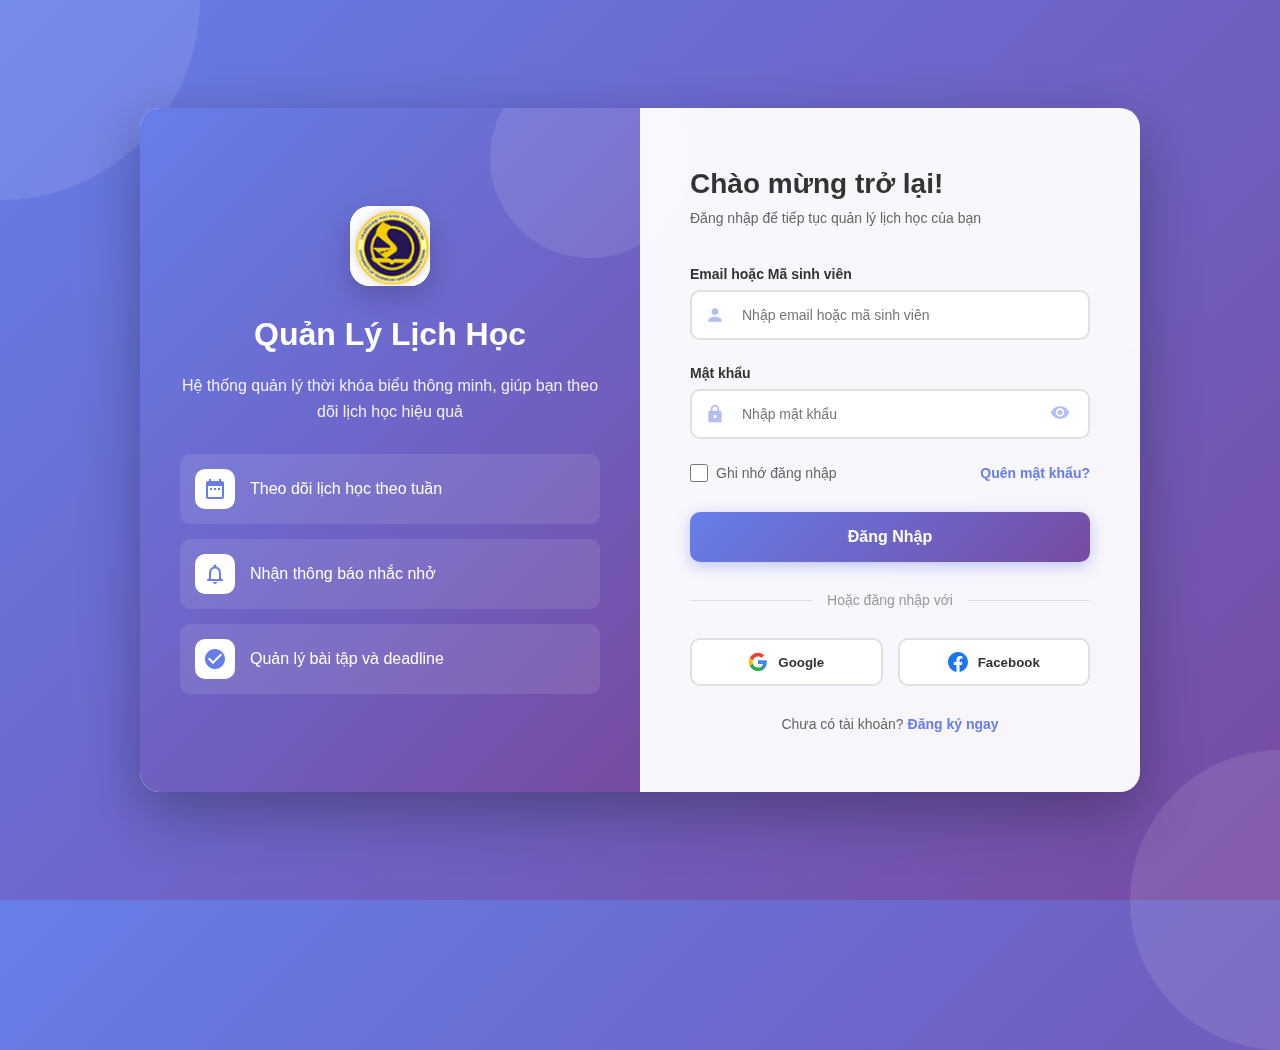
<file: index.html>
<!DOCTYPE html>
<html lang="vi">
<head>
  <meta charset="UTF-8">
  <meta name="viewport" content="width=device-width, initial-scale=1.0">
  <title>Đăng Nhập - Quản Lý Lịch Học</title>

  <link rel="stylesheet" href="css/dangnhap.css">
</head>
<body>
  <div class="login-container">
    <div class="login-left">
      <div class="logo">
        <img src="images/Screenshot 2025-10-18 003652.png" alt="Logo">
      </div>

      <h1>Quản Lý Lịch Học</h1>
      <p>Hệ thống quản lý thời khóa biểu thông minh, giúp bạn theo dõi lịch học hiệu quả</p>

      <div class="features">
        <div class="feature-item">
          <div class="feature-icon">
            <svg viewBox="0 0 24 24">
              <path d="M9 11H7v2h2v-2zm4 0h-2v2h2v-2zm4 0h-2v2h2v-2zm2-7h-1V2h-2v2H8V2H6v2H5c-1.11 0-1.99.9-1.99 2L3 20c0 1.1.89 2 2 2h14c1.1 0 2-.9 2-2V6c0-1.1-.9-2-2-2zm0 16H5V9h14v11z"/>
            </svg>
          </div>
          <span>Theo dõi lịch học theo tuần</span>
        </div>
        <div class="feature-item">
          <div class="feature-icon">
            <svg viewBox="0 0 24 24">
              <path d="M12 22c1.1 0 2-.9 2-2h-4c0 1.1.9 2 2 2zm6-6v-5c0-3.07-1.63-5.64-4.5-6.32V4c0-.83-.67-1.5-1.5-1.5s-1.5.67-1.5 1.5v.68C7.64 5.36 6 7.92 6 11v5l-2 2v1h16v-1l-2-2zm-2 1H8v-6c0-2.48 1.51-4.5 4-4.5s4 2.02 4 4.5v6z"/>
            </svg>
          </div>
          <span>Nhận thông báo nhắc nhở</span>
        </div>
        <div class="feature-item">
          <div class="feature-icon">
            <svg viewBox="0 0 24 24">
              <path d="M12 2C6.48 2 2 6.48 2 12s4.48 10 10 10 10-4.48 10-10S17.52 2 12 2zm-2 15l-5-5 1.41-1.41L10 14.17l7.59-7.59L19 8l-9 9z"/>
            </svg>
          </div>
          <span>Quản lý bài tập và deadline</span>
        </div>
      </div>
    </div>

    <div class="login-right">
      <div class="login-header">
        <h2>Chào mừng trở lại!</h2>
        <p>Đăng nhập để tiếp tục quản lý lịch học của bạn</p>
      </div>

      <form id="loginForm">
        <div class="form-group">
          <label for="email">Email hoặc Mã sinh viên</label>
          <div class="input-wrapper">
            <div class="input-icon">
              <svg viewBox="0 0 24 24">
                <path d="M12 12c2.21 0 4-1.79 4-4s-1.79-4-4-4-4 1.79-4 4 1.79 4 4 4zm0 2c-2.67 0-8 1.34-8 4v2h16v-2c0-2.66-5.33-4-8-4z"/>
              </svg>
            </div>
            <input type="text" id="email" placeholder="Nhập email hoặc mã sinh viên" required>
          </div>
        </div>

        <div class="form-group">
          <label for="password">Mật khẩu</label>
          <div class="input-wrapper">
            <div class="input-icon">
              <svg viewBox="0 0 24 24">
                <path d="M18 8h-1V6c0-2.76-2.24-5-5-5S7 3.24 7 6v2H6c-1.1 0-2 .9-2 2v10c0 1.1.9 2 2 2h12c1.1 0 2-.9 2-2V10c0-1.1-.9-2-2-2zm-6 9c-1.1 0-2-.9-2-2s.9-2 2-2 2 .9 2 2-.9 2-2 2zm3.1-9H8.9V6c0-1.71 1.39-3.1 3.1-3.1 1.71 0 3.1 1.39 3.1 3.1v2z"/>
              </svg>
            </div>
            <input type="password" id="password" placeholder="Nhập mật khẩu" required>
            <button type="button" class="password-toggle" onclick="togglePassword()">
              <svg id="eyeIcon" viewBox="0 0 24 24">
                <path d="M12 4.5C7 4.5 2.73 7.61 1 12c1.73 4.39 6 7.5 11 7.5s9.27-3.11 11-7.5c-1.73-4.39-6-7.5-11-7.5zM12 17c-2.76 0-5-2.24-5-5s2.24-5 5-5 5 2.24 5 5-2.24 5-5 5zm0-8c-1.66 0-3 1.34-3 3s1.34 3 3 3 3-1.34 3-3-1.34-3-3-3z"/>
              </svg>
            </button>
          </div>
        </div>

        <div class="form-options">
          <div class="remember-me">
            <input type="checkbox" id="remember">
            <label for="remember">Ghi nhớ đăng nhập</label>
          </div>
          <a href="quenmk.html" target="_self" class="forgot-password">Quên mật khẩu?</a>
        </div>

        <button type="submit" class="login-button">Đăng Nhập</button>

        <div class="divider">Hoặc đăng nhập với</div>

        <div class="social-login">
                    <button type="button" class="social-button">
                        <svg viewBox="0 0 24 24">
                            <path fill="#4285F4" d="M22.56 12.25c0-.78-.07-1.53-.2-2.25H12v4.26h5.92c-.26 1.37-1.04 2.53-2.21 3.31v2.77h3.57c2.08-1.92 3.28-4.74 3.28-8.09z"/>
                            <path fill="#34A853" d="M12 23c2.97 0 5.46-.98 7.28-2.66l-3.57-2.77c-.98.66-2.23 1.06-3.71 1.06-2.86 0-5.29-1.93-6.16-4.53H2.18v2.84C3.99 20.53 7.7 23 12 23z"/>
                            <path fill="#FBBC05" d="M5.84 14.09c-.22-.66-.35-1.36-.35-2.09s.13-1.43.35-2.09V7.07H2.18C1.43 8.55 1 10.22 1 12s.43 3.45 1.18 4.93l2.85-2.22.81-.62z"/>
                            <path fill="#EA4335" d="M12 5.38c1.62 0 3.06.56 4.21 1.64l3.15-3.15C17.45 2.09 14.97 1 12 1 7.7 1 3.99 3.47 2.18 7.07l3.66 2.84c.87-2.6 3.3-4.53 6.16-4.53z"/>
                        </svg>
                        Google
                    </button>
                    <button type="button" class="social-button">
                        <svg viewBox="0 0 24 24">
                            <path fill="#1877F2" d="M24 12.073c0-6.627-5.373-12-12-12s-12 5.373-12 12c0 5.99 4.388 10.954 10.125 11.854v-8.385H7.078v-3.47h3.047V9.43c0-3.007 1.792-4.669 4.533-4.669 1.312 0 2.686.235 2.686.235v2.953H15.83c-1.491 0-1.956.925-1.956 1.874v2.25h3.328l-.532 3.47h-2.796v8.385C19.612 23.027 24 18.062 24 12.073z"/>
                        </svg>
                        Facebook
                    </button>
                </div>

        <div class="signup-link">
          Chưa có tài khoản? <a href="dangki.html" target="_self">Đăng ký ngay</a>
        </div>
      </form>
    </div>
  </div>

  <!-- Liên kết file JS -->
  <script src="java/dangnhap.js"></script>
</body>
</html>
</file>
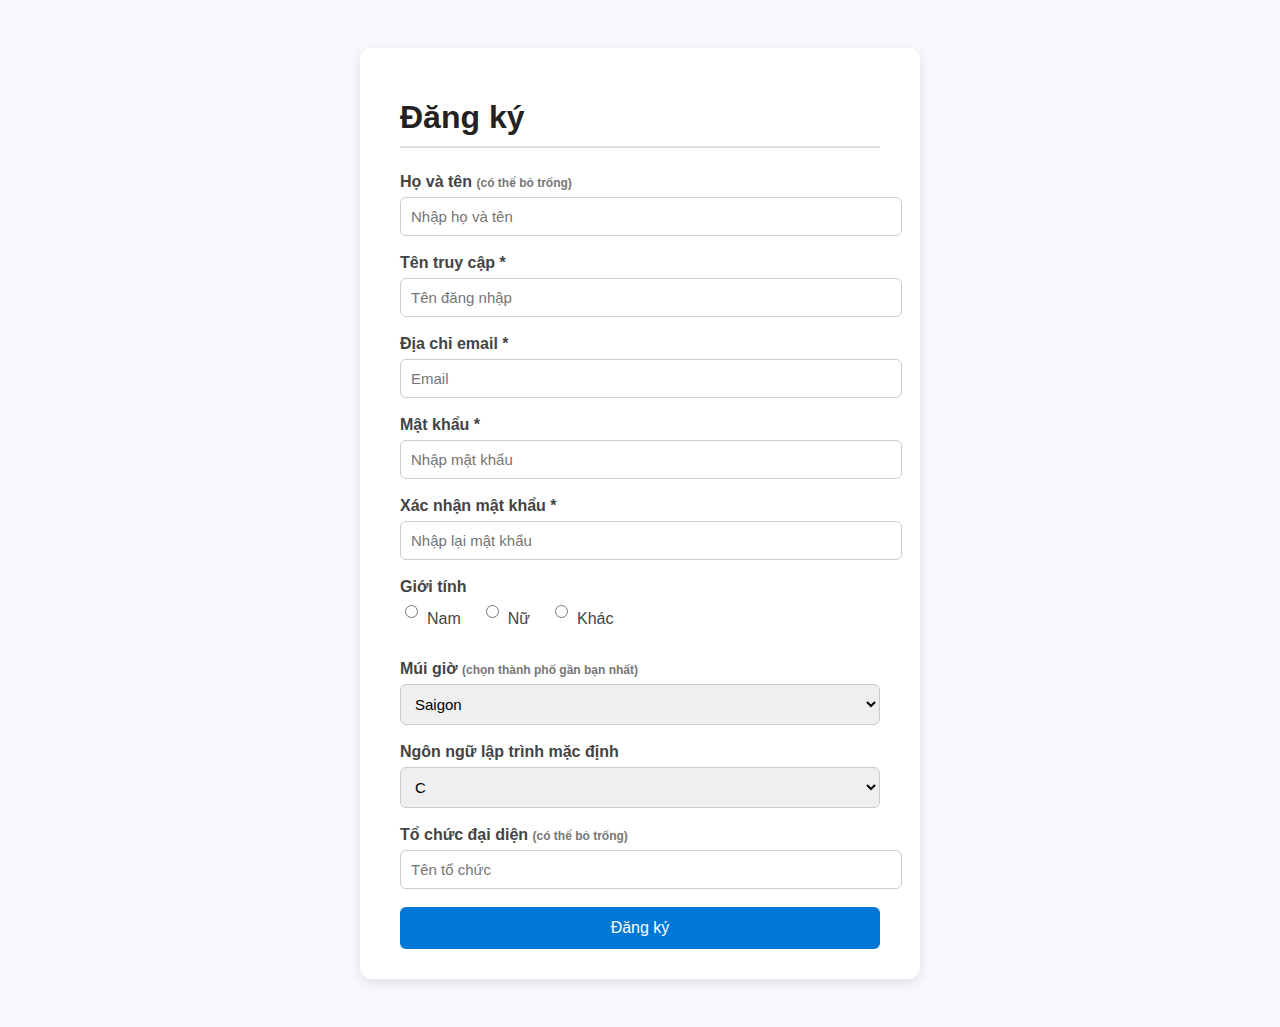
<file: dangki.html>
<!DOCTYPE html>
<html lang="vi">
<head>
  <meta charset="UTF-8">
  <meta name="viewport" content="width=device-width, initial-scale=1.0">
  <title>Đăng ký</title>
  <style>
    body {
      font-family: "Segoe UI", sans-serif;
      background-color: #f7f9fc;
      display: flex;
      justify-content: center;
      align-items: flex-start;
      padding: 40px 0;
      color: #333;
    }

    .form-container {
      width: 480px;
      background: #fff;
      padding: 30px 40px;
      border-radius: 12px;
      box-shadow: 0 4px 12px rgba(0,0,0,0.1);
    }

    h1 {
      text-align: left;
      color: #222;
      border-bottom: 2px solid #e0e0e0;
      padding-bottom: 10px;
      margin-bottom: 25px;
    }

    label {
      display: block;
      margin-bottom: 6px;
      font-weight: 600;
      color: #444;
    }

    input, select {
      width: 100%;
      padding: 10px;
      margin-bottom: 18px;
      border: 1px solid #ccc;
      border-radius: 6px;
      font-size: 15px;
      transition: border 0.2s ease;
    }

    input:focus, select:focus {
      border-color: #0078d7;
      outline: none;
    }

    .gender-group {
      display: flex;
      align-items: center;
      gap: 20px;
      margin-bottom: 18px;
    }

    .gender-group label {
      font-weight: 500;
      display: flex;
      align-items: center;
      gap: 6px;
      cursor: pointer;
    }

    .btn-submit {
      width: 100%;
      background-color: #0078d7;
      color: white;
      border: none;
      padding: 12px;
      font-size: 16px;
      border-radius: 6px;
      cursor: pointer;
      transition: background 0.3s ease;
    }

    .btn-submit:hover {
      background-color: #005ea3;
    }

    small {
      color: #777;
      font-size: 12px;
    }

    .alert {
      padding: 10px;
      background-color: #f0f8ff;
      color: #0078d7;
      border: 1px solid #b3daff;
      border-radius: 5px;
      margin-bottom: 15px;
      display: none;
    }

    .error {
      color: #d32f2f;
      font-size: 13px;
      margin-top: -10px;
      margin-bottom: 10px;
    }
  </style>
</head>
<body>
  <div class="form-container">
    <h1>Đăng ký</h1>

    <div class="alert" id="alertBox"></div>

    <form id="registerForm">
      <label>Họ và tên <small>(có thể bỏ trống)</small></label>
      <input type="text" id="fullname" placeholder="Nhập họ và tên">

      <label>Tên truy cập *</label>
      <input type="text" id="username" placeholder="Tên đăng nhập" required>

      <label>Địa chỉ email *</label>
      <input type="email" id="email" placeholder="Email" required>

      <label>Mật khẩu *</label>
      <input type="password" id="password" placeholder="Nhập mật khẩu" required>

      <label>Xác nhận mật khẩu *</label>
      <input type="password" id="confirmPassword" placeholder="Nhập lại mật khẩu" required>
      <div id="passwordError" class="error"></div>

      <label>Giới tính</label>
      <div class="gender-group">
        <label><input type="radio" name="gender" value="Nam"> Nam</label>
        <label><input type="radio" name="gender" value="Nữ"> Nữ</label>
        <label><input type="radio" name="gender" value="Khác"> Khác</label>
      </div>

      <label>Múi giờ <small>(chọn thành phố gần bạn nhất)</small></label>
      <select id="timezone">
        <option>Saigon</option>
        <option>Hanoi</option>
        <option>Tokyo</option>
        <option>Bangkok</option>
      </select>

      <label>Ngôn ngữ lập trình mặc định</label>
      <select id="language">
        <option value="c">C</option>
        <option value="cpp">C++</option>
        <option value="java">Java</option>
        <option value="python">Python</option>
        <option value="javascript">JavaScript</option>
      </select>

      <label>Tổ chức đại diện <small>(có thể bỏ trống)</small></label>
      <input type="text" id="organization" placeholder="Tên tổ chức">

      <button type="submit" class="btn-submit">Đăng ký</button>
    </form>
  </div>
  <script src="java/dangki.js"></script>
</body>
</html>
</file>
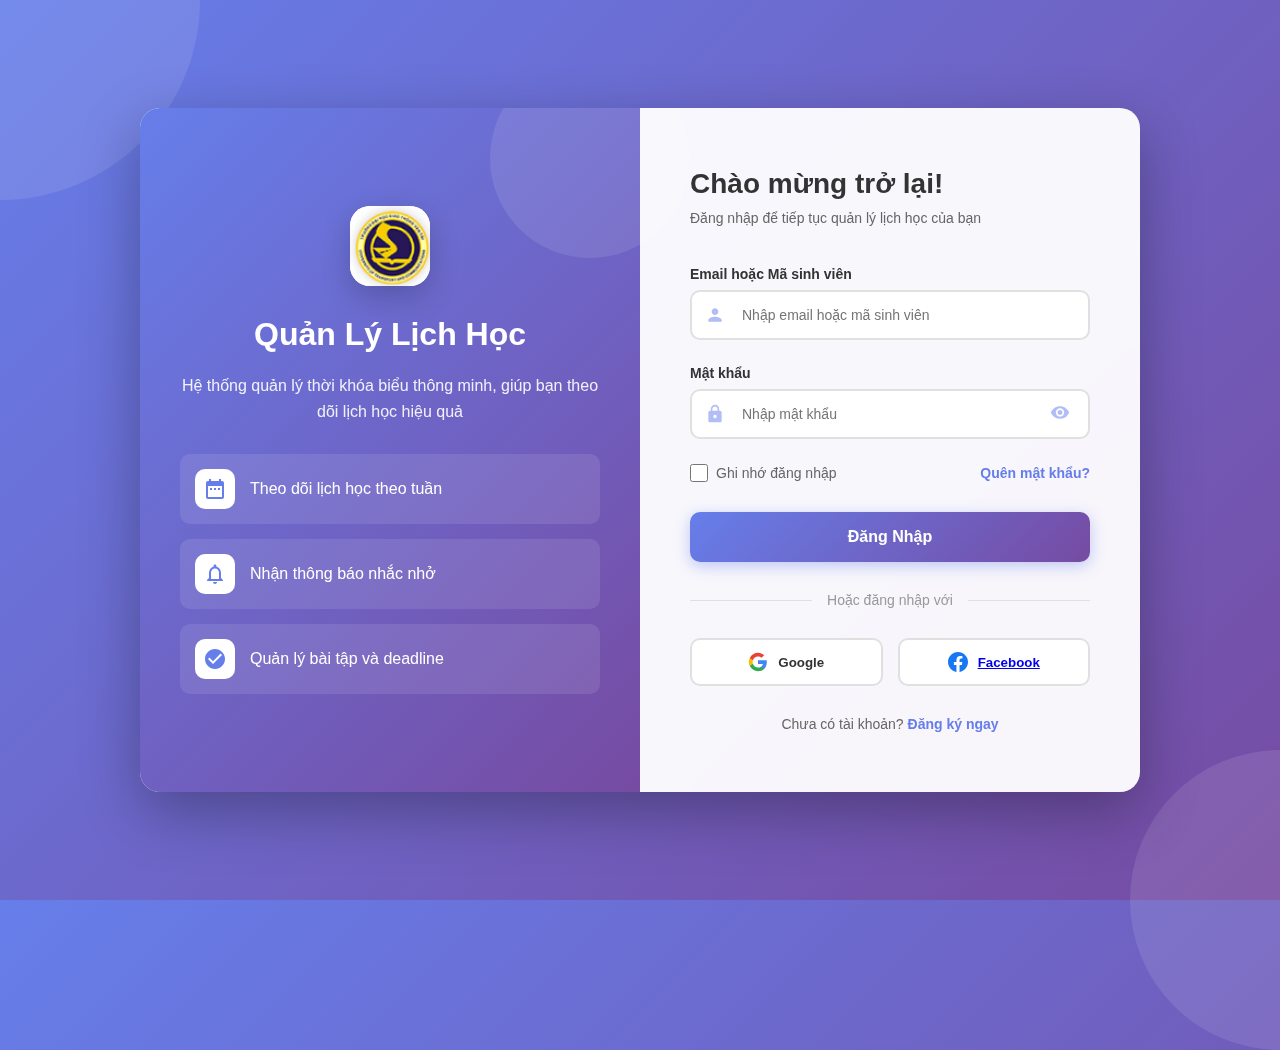
<file: dangnhap.html>
<!DOCTYPE html>
<html lang="vi">

<head>
  <meta charset="UTF-8">
  <meta name="viewport" content="width=device-width, initial-scale=1.0">
  <title>Đăng Nhập - Quản Lý Lịch Học</title>

  <link rel="stylesheet" href="css/dangnhap.css">
</head>

<body>
  <div class="login-container">
    <div class="login-left">
      <div class="logo">
        <img src="images/Screenshot 2025-10-18 003652.png" alt="Logo">
      </div>

      <h1>Quản Lý Lịch Học</h1>
      <p>Hệ thống quản lý thời khóa biểu thông minh, giúp bạn theo dõi lịch học hiệu quả</p>

      <div class="features">
        <div class="feature-item">
          <div class="feature-icon">
            <svg viewBox="0 0 24 24">
              <path
                d="M9 11H7v2h2v-2zm4 0h-2v2h2v-2zm4 0h-2v2h2v-2zm2-7h-1V2h-2v2H8V2H6v2H5c-1.11 0-1.99.9-1.99 2L3 20c0 1.1.89 2 2 2h14c1.1 0 2-.9 2-2V6c0-1.1-.9-2-2-2zm0 16H5V9h14v11z" />
            </svg>
          </div>
          <span>Theo dõi lịch học theo tuần</span>
        </div>
        <div class="feature-item">
          <div class="feature-icon">
            <svg viewBox="0 0 24 24">
              <path
                d="M12 22c1.1 0 2-.9 2-2h-4c0 1.1.9 2 2 2zm6-6v-5c0-3.07-1.63-5.64-4.5-6.32V4c0-.83-.67-1.5-1.5-1.5s-1.5.67-1.5 1.5v.68C7.64 5.36 6 7.92 6 11v5l-2 2v1h16v-1l-2-2zm-2 1H8v-6c0-2.48 1.51-4.5 4-4.5s4 2.02 4 4.5v6z" />
            </svg>
          </div>
          <span>Nhận thông báo nhắc nhở</span>
        </div>
        <div class="feature-item">
          <div class="feature-icon">
            <svg viewBox="0 0 24 24">
              <path
                d="M12 2C6.48 2 2 6.48 2 12s4.48 10 10 10 10-4.48 10-10S17.52 2 12 2zm-2 15l-5-5 1.41-1.41L10 14.17l7.59-7.59L19 8l-9 9z" />
            </svg>
          </div>
          <span>Quản lý bài tập và deadline</span>
        </div>
      </div>
    </div>

    <div class="login-right">
      <div class="login-header">
        <h2>Chào mừng trở lại!</h2>
        <p>Đăng nhập để tiếp tục quản lý lịch học của bạn</p>
      </div>

      <form id="loginForm">
        <div class="form-group">
          <label for="email">Email hoặc Mã sinh viên</label>
          <div class="input-wrapper">
            <div class="input-icon">
              <svg viewBox="0 0 24 24">
                <path
                  d="M12 12c2.21 0 4-1.79 4-4s-1.79-4-4-4-4 1.79-4 4 1.79 4 4 4zm0 2c-2.67 0-8 1.34-8 4v2h16v-2c0-2.66-5.33-4-8-4z" />
              </svg>
            </div>
            <input type="text" id="email" placeholder="Nhập email hoặc mã sinh viên" required>
          </div>
        </div>

        <div class="form-group">
          <label for="password">Mật khẩu</label>
          <div class="input-wrapper">
            <div class="input-icon">
              <svg viewBox="0 0 24 24">
                <path
                  d="M18 8h-1V6c0-2.76-2.24-5-5-5S7 3.24 7 6v2H6c-1.1 0-2 .9-2 2v10c0 1.1.9 2 2 2h12c1.1 0 2-.9 2-2V10c0-1.1-.9-2-2-2zm-6 9c-1.1 0-2-.9-2-2s.9-2 2-2 2 .9 2 2-.9 2-2 2zm3.1-9H8.9V6c0-1.71 1.39-3.1 3.1-3.1 1.71 0 3.1 1.39 3.1 3.1v2z" />
              </svg>
            </div>
            <input type="password" id="password" placeholder="Nhập mật khẩu" required>
            <button type="button" class="password-toggle" onclick="togglePassword()">
              <svg id="eyeIcon" viewBox="0 0 24 24">
                <path
                  d="M12 4.5C7 4.5 2.73 7.61 1 12c1.73 4.39 6 7.5 11 7.5s9.27-3.11 11-7.5c-1.73-4.39-6-7.5-11-7.5zM12 17c-2.76 0-5-2.24-5-5s2.24-5 5-5 5 2.24 5 5-2.24 5-5 5zm0-8c-1.66 0-3 1.34-3 3s1.34 3 3 3 3-1.34 3-3-1.34-3-3-3z" />
              </svg>
            </button>
          </div>
        </div>

        <div class="form-options">
          <div class="remember-me">
            <input type="checkbox" id="remember">
            <label for="remember">Ghi nhớ đăng nhập</label>
          </div>
          <a href="quenmk.html" target="_self" class="forgot-password">Quên mật khẩu?</a>
        </div>

        <button type="submit" class="login-button">Đăng Nhập</button>

        <div class="divider">Hoặc đăng nhập với</div>

        <div class="social-login">
          <button type="button" class="social-button">
            <svg viewBox="0 0 24 24">
              <path fill="#4285F4"
                d="M22.56 12.25c0-.78-.07-1.53-.2-2.25H12v4.26h5.92c-.26 1.37-1.04 2.53-2.21 3.31v2.77h3.57c2.08-1.92 3.28-4.74 3.28-8.09z" />
              <path fill="#34A853"
                d="M12 23c2.97 0 5.46-.98 7.28-2.66l-3.57-2.77c-.98.66-2.23 1.06-3.71 1.06-2.86 0-5.29-1.93-6.16-4.53H2.18v2.84C3.99 20.53 7.7 23 12 23z" />
              <path fill="#FBBC05"
                d="M5.84 14.09c-.22-.66-.35-1.36-.35-2.09s.13-1.43.35-2.09V7.07H2.18C1.43 8.55 1 10.22 1 12s.43 3.45 1.18 4.93l2.85-2.22.81-.62z" />
              <path fill="#EA4335"
                d="M12 5.38c1.62 0 3.06.56 4.21 1.64l3.15-3.15C17.45 2.09 14.97 1 12 1 7.7 1 3.99 3.47 2.18 7.07l3.66 2.84c.87-2.6 3.3-4.53 6.16-4.53z" />
            </svg>
                 Google
          </button>
          <button type="button" class="social-button">
            <svg viewBox="0 0 24 24">
              <path fill="#1877F2"
                d="M24 12.073c0-6.627-5.373-12-12-12s-12 5.373-12 12c0 5.99 4.388 10.954 10.125 11.854v-8.385H7.078v-3.47h3.047V9.43c0-3.007 1.792-4.669 4.533-4.669 1.312 0 2.686.235 2.686.235v2.953H15.83c-1.491 0-1.956.925-1.956 1.874v2.25h3.328l-.532 3.47h-2.796v8.385C19.612 23.027 24 18.062 24 12.073z" />
            </svg>
            <a href="https://www.facebook.com/?locale=vi_VN" target="_blank">Facebook</a>
          </button>
        </div>

        <div class="signup-link">
          Chưa có tài khoản? <a href="dangki.html" target="_self">Đăng ký ngay</a>
        </div>
      </form>
    </div>
  </div>

  <!-- Liên kết file JS -->
  <script src="java/dangnhap.js"></script>
</body>

</html>
</file>
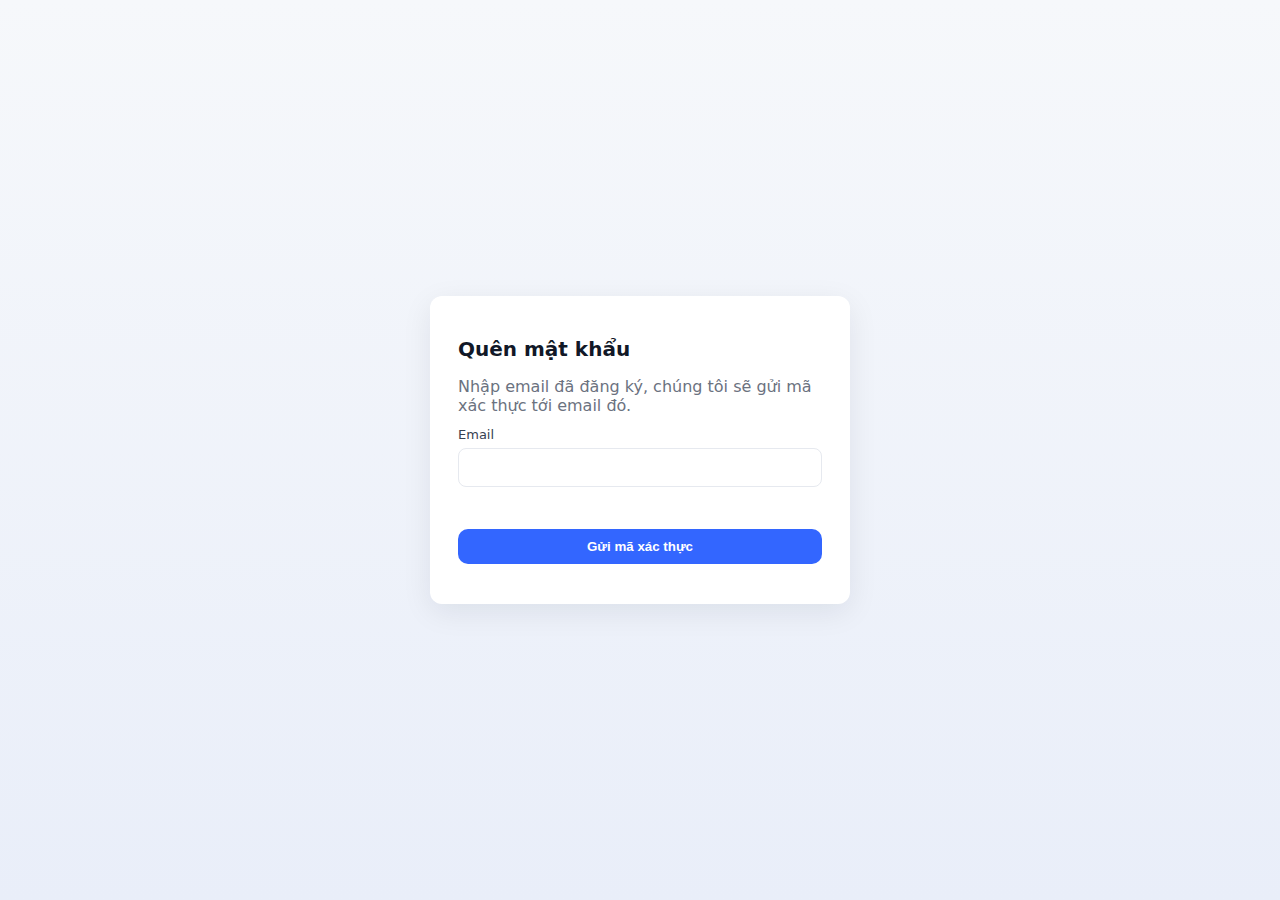
<file: quenmk.html>
<!DOCTYPE html>
<html lang="vi">
<head>
  <meta charset="utf-8" />
  <meta name="viewport" content="width=device-width,initial-scale=1" />
  <title>Quên mật khẩu</title>
  <link rel="stylesheet" href="css/quenmk.css" />
</head>
<body>
  <main class="container">
    <div class="card" role="region" aria-labelledby="title">
      <h1 id="title">Quên mật khẩu</h1>

      <section id="step-email" class="step active" aria-hidden="false">
        <p class="hint">Nhập email đã đăng ký, chúng tôi sẽ gửi mã xác thực tới email đó.</p>
        <form id="emailForm" novalidate>
          <label for="email">Email</label>
          <input type="email" id="email" name="email" required autocomplete="email" />
          <div class="error" id="emailError" aria-live="polite"></div>

          <button type="submit" class="btn">Gửi mã xác thực</button>
        </form>
      </section>

      <section id="step-reset" class="step" aria-hidden="true">
        <p class="hint">Nhập mã xác thực bạn vừa nhận được và đặt mật khẩu mới.</p>
        <form id="resetForm" novalidate>
          <label for="code">Mã xác thực</label>
          <input type="text" id="code" name="code" inputmode="numeric" maxlength="8" required />
          <div class="error" id="codeError" aria-live="polite"></div>

          <label for="password">Mật khẩu mới</label>
          <input type="password" id="password" name="password" required autocomplete="new-password" />
          <div class="pwd-help">Ít nhất 8 ký tự, có chữ hoa, chữ thường và số.</div>
          <div class="error" id="passwordError" aria-live="polite"></div>

          <label for="confirm">Xác nhận mật khẩu</label>
          <input type="password" id="confirm" name="confirm" required autocomplete="new-password" />
          <div class="error" id="confirmError" aria-live="polite"></div>

          <button type="submit" class="btn">Đặt lại mật khẩu</button>
        </form>
        <button id="backToEmail" class="link-btn">Quay lại</button>
      </section>

      <section id="step-done" class="step" aria-hidden="true">
        <h2 id="doneTitle">Hoàn tất</h2>
        <p>Bạn đã đặt lại mật khẩu thành công. <a href="/login">Đăng nhập ngay</a></p>
      </section>

      <div id="globalMsg" aria-live="polite" class="global-msg"></div>
    </div>
  </main>

  <script src="java/quenmk.js"></script>
</body>
</html>
</file>
<file: css/quenmk.css>
:root{
  --bg:#f6f8fb;
  --card:#ffffff;
  --accent:#3366ff;
  --muted:#6b7280;
  --danger:#e02424;
  --radius:12px;
  font-family: Inter, "Segoe UI", Roboto, system-ui, -apple-system, "Helvetica Neue", Arial;
}

*{box-sizing:border-box}
html,body{height:100%}
body{
  margin:0;
  background: linear-gradient(180deg,var(--bg),#e9eef9);
  display:flex;
  align-items:center;
  justify-content:center;
  padding:24px;
  color:#111827;
}

.container{width:100%;max-width:420px}
.card{
  background:var(--card);
  border-radius:var(--radius);
  padding:28px;
  box-shadow: 0 8px 30px rgba(16,24,40,0.08);
}

h1{font-size:20px;margin-bottom:8px}
h2{font-size:18px;margin-bottom:6px}
.hint{color:var(--muted);margin-bottom:12px}

label{
  display:block;
  margin-top:12px;
  font-size:13px;
  color:#374151;
}
input[type="email"],
input[type="text"],
input[type="password"]{
  width:100%;
  padding:10px 12px;
  margin-top:6px;
  border:1px solid #e6e9ef;
  border-radius:8px;
  font-size:15px;
  outline:none;
}
input:focus{
  box-shadow: 0 0 0 4px rgba(51,102,255,0.08);
  border-color:var(--accent);
}

.pwd-help{font-size:12px;color:var(--muted);margin-top:6px}
.error{color:var(--danger);font-size:13px;min-height:18px;margin-top:6px}

.btn{
  display:inline-block;
  background:var(--accent);
  color:#fff;
  border:none;
  padding:10px 14px;
  border-radius:10px;
  margin-top:18px;
  font-weight:600;
  cursor:pointer;
  width:100%;
}
.btn:disabled{opacity:0.6;cursor:not-allowed}

.link-btn{
  margin-top:10px;
  background:none;
  border:none;
  color:var(--accent);
  cursor:pointer;
  font-size:14px;
  padding:8px 0;
}

.step{display:none}
.step.active{display:block}

.global-msg{margin-top:12px;font-size:14px;color:var(--muted)}
@media (max-width:420px){
  .card{padding:20px}
}
</file>
<file: css/dangnhap.css>
/* ==== RESET VÀ CÀI ĐẶT CƠ BẢN ==== */
* {
  margin: 0;
  padding: 0;
  box-sizing: border-box;
}

body {
  font-family: 'Segoe UI', Tahoma, Geneva, Verdana, sans-serif;
  background: linear-gradient(135deg, #667eea 0%, #764ba2 100%);
  min-height: 100vh;
  display: flex;
  justify-content: center;
  align-items: center;
  padding: 20px;
  position: relative;
  overflow: hidden;
}

/* Hiệu ứng nền động */
body::before,
body::after {
  content: '';
  position: absolute;
  border-radius: 50%;
  background: rgba(255, 255, 255, 0.1);
  animation: float 6s ease-in-out infinite;
}

body::before {
  width: 400px;
  height: 400px;
  top: -200px;
  left: -200px;
}

body::after {
  width: 300px;
  height: 300px;
  bottom: -150px;
  right: -150px;
  animation-duration: 8s;
}

@keyframes float {
  0%, 100% { transform: translateY(0px); }
  50% { transform: translateY(20px); }
}

/* ==== CONTAINER CHÍNH ==== */
.login-container {
  background: rgba(255, 255, 255, 0.95);
  backdrop-filter: blur(10px);
  border-radius: 20px;
  box-shadow: 0 20px 60px rgba(0, 0, 0, 0.3);
  overflow: hidden;
  max-width: 1000px;
  width: 100%;
  display: grid;
  grid-template-columns: 1fr 1fr;
  position: relative;
  z-index: 1;
  animation: slideIn 0.5s ease-out;
}

@keyframes slideIn {
  from { opacity: 0; transform: translateY(30px); }
  to { opacity: 1; transform: translateY(0); }
}

/* ==== PHẦN BÊN TRÁI ==== */
.login-left {
  background: linear-gradient(135deg, #667eea 0%, #764ba2 100%);
  padding: 60px 40px;
  color: white;
  display: flex;
  flex-direction: column;
  justify-content: center;
  align-items: center;
  text-align: center;
  position: relative;
}

.login-left::before {
  content: '';
  position: absolute;
  width: 200px;
  height: 200px;
  background: rgba(255, 255, 255, 0.1);
  border-radius: 50%;
  top: -50px;
  right: -50px;
}

.logo {
  width: 80px;
  height: 80px;
  background: white;
  border-radius: 20px;
  margin-bottom: 30px;
  box-shadow: 0 10px 30px rgba(0, 0, 0, 0.2);
  overflow: hidden;
  display: flex;
  align-items: center;
  justify-content: center;
}

.logo img {
  width: 100%;
  height: 100%;
  object-fit: cover;
}

.login-left h1 {
  font-size: 32px;
  margin-bottom: 20px;
  font-weight: 700;
}

.login-left p {
  font-size: 16px;
  line-height: 1.6;
  opacity: 0.9;
  margin-bottom: 30px;
}

.features {
  display: flex;
  flex-direction: column;
  gap: 15px;
  width: 100%;
  text-align: left;
}

.feature-item {
  display: flex;
  align-items: center;
  gap: 15px;
  background: rgba(255, 255, 255, 0.1);
  padding: 15px;
  border-radius: 10px;
  transition: all 0.3s ease;
}

.feature-item:hover {
  background: rgba(255, 255, 255, 0.2);
  transform: translateX(5px);
}

.feature-icon {
  width: 40px;
  height: 40px;
  background: white;
  border-radius: 10px;
  display: flex;
  align-items: center;
  justify-content: center;
  flex-shrink: 0;
}

.feature-icon svg {
  width: 24px;
  height: 24px;
  fill: #667eea;
}

/* ==== PHẦN BÊN PHẢI ==== */
.login-right {
  padding: 60px 50px;
  display: flex;
  flex-direction: column;
  justify-content: center;
}

.login-header {
  margin-bottom: 40px;
}

.login-header h2 {
  font-size: 28px;
  color: #333;
  margin-bottom: 10px;
}

.login-header p {
  color: #666;
  font-size: 14px;
}

/* ==== FORM ==== */
.form-group {
  margin-bottom: 25px;
}

.form-group label {
  display: block;
  color: #333;
  font-weight: 600;
  margin-bottom: 8px;
  font-size: 14px;
}

.input-wrapper {
  position: relative;
}

.input-icon {
  position: absolute;
  left: 15px;
  top: 50%;
  transform: translateY(-50%);
  width: 20px;
  height: 20px;
  opacity: 0.5;
}

.input-icon svg {
  width: 100%;
  height: 100%;
  fill: #667eea;
}

input {
  width: 100%;
  padding: 15px 15px 15px 50px;
  border: 2px solid #e0e0e0;
  border-radius: 10px;
  font-size: 14px;
  transition: all 0.3s ease;
  outline: none;
}

input:focus {
  border-color: #667eea;
  box-shadow: 0 0 0 4px rgba(102, 126, 234, 0.1);
}

.password-toggle {
  position: absolute;
  right: 15px;
  top: 50%;
  transform: translateY(-50%);
  background: none;
  border: none;
  cursor: pointer;
  padding: 5px;
  opacity: 0.5;
  transition: opacity 0.3s;
}

.password-toggle:hover { opacity: 0.8; }

.password-toggle svg {
  width: 20px;
  height: 20px;
  fill: #667eea;
}

/* ==== TÙY CHỌN FORM ==== */
.form-options {
  display: flex;
  justify-content: space-between;
  align-items: center;
  margin-bottom: 30px;
  font-size: 14px;
}

.remember-me {
  display: flex;
  align-items: center;
  gap: 8px;
  cursor: pointer;
}

.remember-me input[type="checkbox"] {
  width: 18px;
  height: 18px;
  cursor: pointer;
}

.remember-me label {
  color: #666;
  cursor: pointer;
  margin: 0;
  font-weight: normal;
}

.forgot-password {
  color: #667eea;
  text-decoration: none;
  font-weight: 600;
  transition: color 0.3s;
}

.forgot-password:hover {
  color: #764ba2;
}

/* ==== NÚT ĐĂNG NHẬP ==== */
.login-button {
  width: 100%;
  padding: 16px;
  background: linear-gradient(135deg, #667eea 0%, #764ba2 100%);
  color: white;
  border: none;
  border-radius: 10px;
  font-size: 16px;
  font-weight: 600;
  cursor: pointer;
  transition: all 0.3s ease;
  box-shadow: 0 4px 15px rgba(102, 126, 234, 0.4);
}

.login-button:hover {
  transform: translateY(-2px);
  box-shadow: 0 6px 20px rgba(102, 126, 234, 0.6);
}

.login-button:active {
  transform: translateY(0);
}

/* ==== CHIA DÒNG ==== */
.divider {
  display: flex;
  align-items: center;
  gap: 15px;
  margin: 30px 0;
  color: #999;
  font-size: 14px;
}

.divider::before,
.divider::after {
  content: '';
  flex: 1;
  height: 1px;
  background: #e0e0e0;
}

/* ==== MẠNG XÃ HỘI ==== */
.social-login {
  display: grid;
  grid-template-columns: 1fr 1fr;
  gap: 15px;
}

.social-button {
  padding: 12px;
  border: 2px solid #e0e0e0;
  border-radius: 10px;
  background: white;
  cursor: pointer;
  transition: all 0.3s ease;
  display: flex;
  align-items: center;
  justify-content: center;
  gap: 10px;
  font-weight: 600;
  color: #333;
}

.social-button:hover {
  border-color: #667eea;
  background: #f8f9ff;
}

.social-button svg {
  width: 20px;
  height: 20px;
}

/* ==== LIÊN KẾT ĐĂNG KÝ ==== */
.signup-link {
  text-align: center;
  margin-top: 30px;
  color: #666;
  font-size: 14px;
}

.signup-link a {
  color: #667eea;
  text-decoration: none;
  font-weight: 600;
}

.signup-link a:hover {
  color: #764ba2;
}

/* ==== RESPONSIVE ==== */
@media (max-width: 768px) {
  .login-container {
    grid-template-columns: 1fr;
  }

  .login-left,
  .login-right {
    padding: 40px 30px;
  }

  .features {
    display: none;
  }
}
</file>
